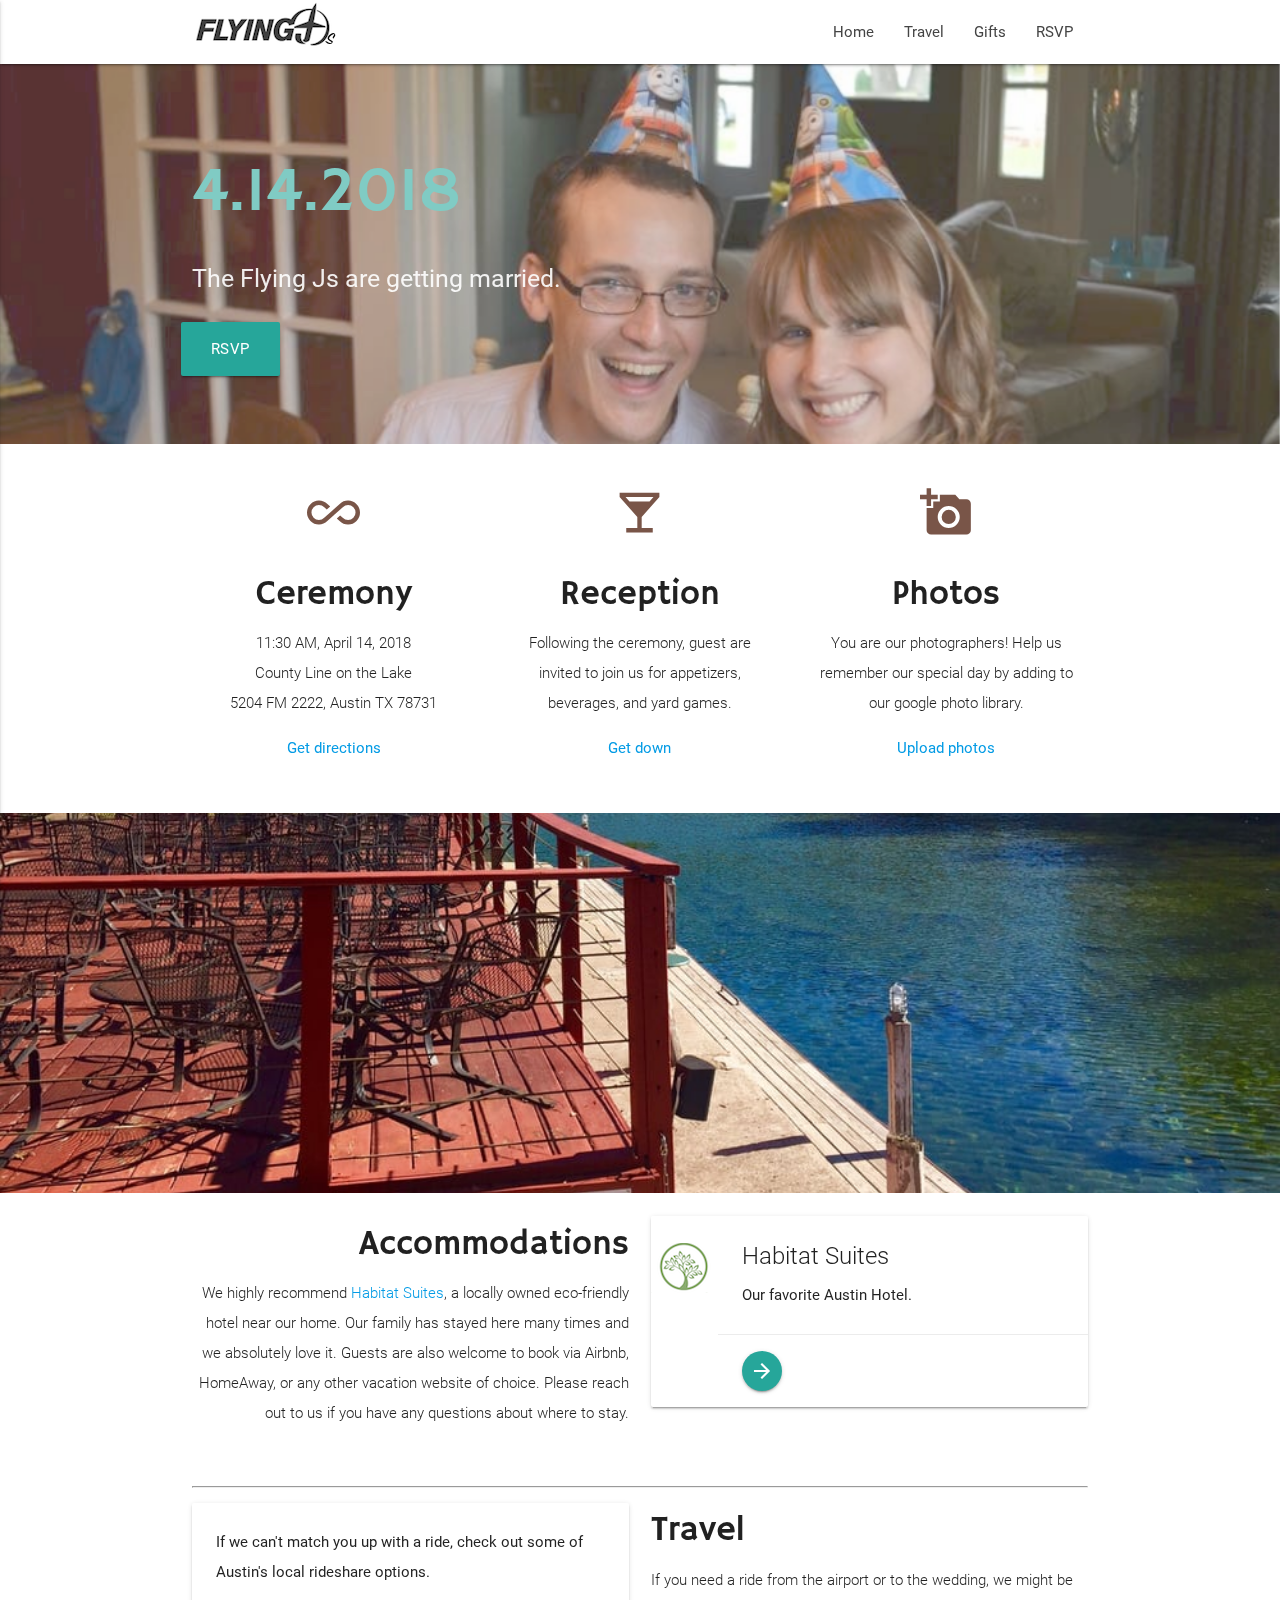
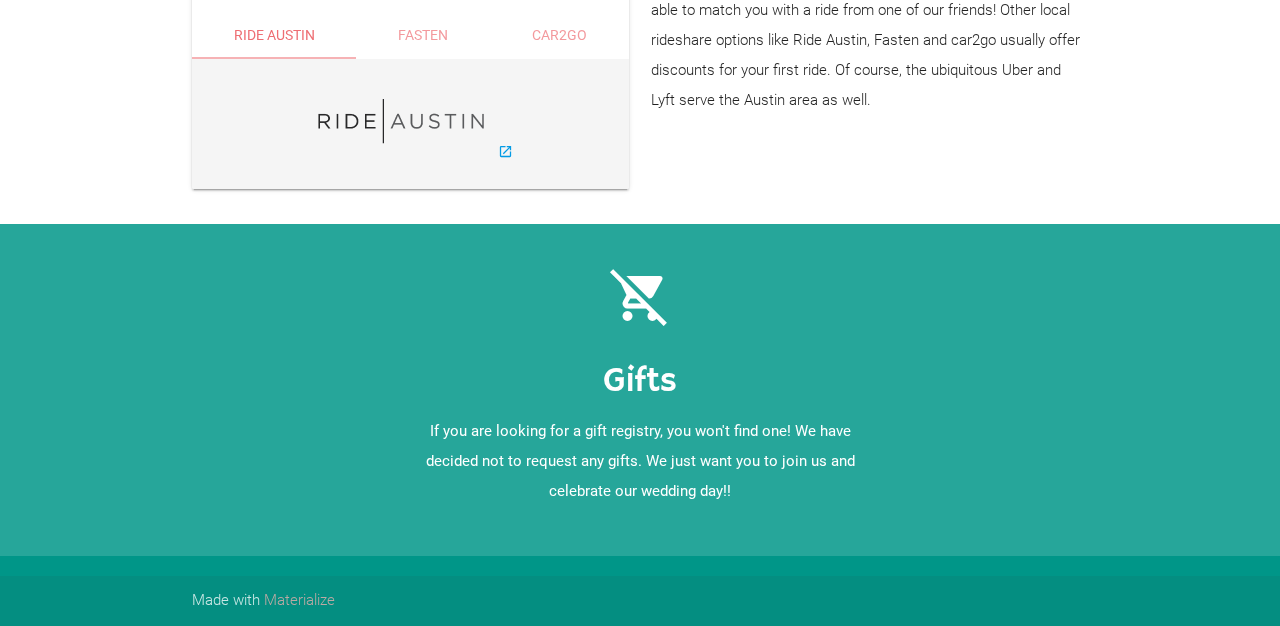
<file: index.html>
<!DOCTYPE html>
<html lang="en">
<head>
  <meta http-equiv="Content-Type" content="text/html; charset=UTF-8"/>
  <meta name="viewport" content="width=device-width, initial-scale=1"/>
  <title>Flying J Wedding</title>
  <link rel="icon" 
      type="image/png" 
      href="logo-favicon.png">

  <!-- CSS  -->
  <link href="https://fonts.googleapis.com/icon?family=Material+Icons" rel="stylesheet">
  <link href="https://fonts.googleapis.com/css?family=Hammersmith+One" rel="stylesheet"> 
  <link href="css/materialize.css" type="text/css" rel="stylesheet" media="screen,projection"/>
  <link href="css/style.css" type="text/css" rel="stylesheet" media="screen,projection"/>
</head>
<body>
  <nav class="white" role="navigation">
    <div class="nav-wrapper container">
      <a id="logo-container" href="#" class="brand-logo"><img src="flying-j-brand.png" alt="Flying J Wedding"></a>
      <ul class="right hide-on-med-and-down">
        <li><a href="index.html/#home">Home</a></li>
        <li><a href="index.html/#travel">Travel</a></li>
        <li><a href="index.html/#gifts">Gifts</a></li>
        <li><a href="rsvp.html">RSVP</a></li>
      </ul>

      <ul id="nav-mobile" class="side-nav">
        <li><a href="index.html/#home">Home</a></li>
        <li><a href="index.html/#travel">Travel</a></li>
        <li><a href="index.html/#gifts">Gifts</a></li>
        <li><a href="rsvp.html">RSVP</a></li>
      </ul>
      <a href="#" data-activates="nav-mobile" class="button-collapse"><i class="material-icons">menu</i></a>
    </div>
  </nav>

  <div id="index-banner" class="parallax-container valign-wrapper">
    <div class="section no-pad-bot">
      <div class="container" id="home">
        <br><br>
        <!-- <div class="center-align">
        <img class="responsive-img" alt="flying J logo" src="logo.jpg">
      </div> -->
        <h1 class="header left teal-text text-lighten-3">4.14.2018</h1>
        <div class="row">
          <h5 class="header left col s12 thick">The Flying Js are getting married.</h5>
        </div>
        <div class="row left">
          <a href="#" class="btn-large waves-effect waves-light teal lighten-1">RSVP</a>
        </div>
        <br><br>

      </div>
    </div>
    <div class="parallax"><img style="opacity:80%;" src="IMG_1668.jpg" alt="Jesse and Jenny"></div>
  </div>


  <div class="container">
    <div class="section">

      <!--   Icon Section   -->
      <div class="row">
        <div class="col s12 m4">
          <div class="icon-block">
            <h2 class="center brown-text"><i class="material-icons">all_inclusive</i></h2>
            <h4 class="center">Ceremony</h5>

            <p class="light center">11:30&nbsp;AM,&nbsp;April&nbsp;14,&nbsp;2018<br>
              County&nbsp;Line&nbsp;on&nbsp;the&nbsp;Lake<br>
              5204&nbsp;FM&nbsp;2222,&nbsp;Austin&nbsp;TX 78731<br>
            </p>
            <p class="center"><a href="https://www.google.com/maps/dir/''/the+county+line+on+the+lake/@30.4037601,-97.9141057,10.9z/data=!4m8!4m7!1m0!1m5!1m1!1s0x865b34ccc572d0a3:0xbbbe7f365deae059!2m2!1d-97.7856212!2d30.357107" target="_blank">Get directions</a></p>
          </div>
        </div>

        <div class="col s12 m4">
          <div class="icon-block">
            <h2 class="center brown-text"><i class="material-icons">local_bar</i></h2>
            <h4 class="center">Reception</h4>

            <p class="light center">Following the ceremony, guest are invited to join us for appetizers, beverages, and yard games.</p>
            <p class="center"><a href="https://giphy.com/gifs/26BoDOvKcWdmfjIXK/html5" target="_blank">Get down</a></p>
          </div>
        </div>

        <div class="col s12 m4">
          <div class="icon-block">
            <h2 class="center brown-text"><i class="material-icons">add_a_photo</i></h2>
            <h4 class="center">Photos</h4>

            <p class="light center">You are our photographers! Help us remember our special day by adding to our google photo library.</p>
            <p class="center"><a href="#" target="_blank">Upload photos</a></p>
          </div>
        </div>
      </div>

    </div>
  </div>


  <div class="parallax-container valign-wrapper">
    <div class="section no-pad-bot">
      <div class="container">
        <!-- <div class="row center">
          <h5 class="header col s12 light">BBQ and Margaritas, baby! Get Ready!</h5>
        </div> -->
      </div>
    </div>
    <div class="parallax"><img src="view.jpg" alt="the county line"></div>
  </div>

  <div class="container">
    <div class="section" id="travel">

      <div class="row">
        <div class="col s12 m6 right-align">
          <h4>Accommodations</h4>
          <p class="light">We highly recommend <a href="https://www.habitatsuites.com">Habitat Suites</a>, a locally owned eco-friendly hotel near our home. Our family has stayed here many times and we absolutely love it. Guests are also welcome to book via Airbnb, HomeAway, or any other vacation website of choice. Please reach out to us if you have any questions about where to stay.</p>
        </div>
        <div class="col s12 m6">
    <div class="card horizontal">
      <div class="card-image">
        <img src="habitat-suites-logo.png" alt="habitat suites">
      </div>
      <div class="card-stacked">
        <div class="card-content">
          <span class="card-title">Habitat Suites</span>
          <p>Our favorite Austin Hotel.</p>
        </div>
        <div class="card-action">
          <a href="https://www.habitatsuites.com" class="btn-floating" target="_blank"><i class="material-icons">arrow_forward</i></a>
        </div>
      </div>
    </div>
  </div>
        
        </div>
      </div>
      <hr>
<div class="row">

  <div class="col s12 m6 push-m6">
          <h4>Travel</h4>
          <p class="left-align light">If you need a ride from the airport or to the wedding, we might be able to match you with a ride from one of our friends! Other local rideshare options like Ride&nbsp;Austin, Fasten and car2go usually offer discounts for your first ride. Of course, the ubiquitous Uber and Lyft serve the Austin area as well.</p>
        </div>
        
  <div class="col s12 m6 pull-m6">
    
  <div class="card">
    <div class="card-content">
      <p>If we can't match you up with a ride, check out some of Austin's local rideshare options.</p>
    </div>
    <div class="card-tabs">
      <ul class="tabs tabs-fixed-width">
        <li class="tab"><a class="active" href="#ride-austin">Ride Austin</a></li>
        <li class="tab"><a href="#fasten">Fasten</a></li>
        <li class="tab"><a href="#car2go">car2go</a></li>
      </ul>
    </div>
    <div class="card-content grey lighten-4">
      <div id="ride-austin" class="center-align"><a href="http://www.rideaustin.com/" target="_blank"><img class="responsive-img" src="ride-austin.png" alt="download the ride austin app"><i class="material-icons tiny">open_in_new</i></a></div>
      <div id="fasten" class="center-align"><a href="https://fasten.com/us" target="_blank"><img src="fasten2.png" class="responsive-img" alt="download the fasten app"><i class="material-icons tiny">open_in_new</i></a></div>
      <div id="car2go" class="center-align"><a href="https://www.car2go.com/US/en/austin/airport/" target="_blank"><img src="car2go-logo.png" class="responsive-img" alt="join car2go"><i class="material-icons tiny">open_in_new</i></a></div>
    </div>
  </div>
  </div>
            

    </div>
</div>
</div>

  <section class="section teal lighten-1" id="gifts">
    <div class="container">
    <div class="row">
      <div class="col s12 m6 offset-m3 center white-text">
        <h2><i class="material-icons medium">remove_shopping_cart</i></h2>
        <h4>Gifts</h4>
        <p>If you are looking for a gift registry, you won't find one! We have decided not to request any gifts. We just want you to join us and celebrate our wedding day!!</p>
      </div>
    </div>
    </div>
  </section>

  <footer class="page-footer teal">
    <div class="container">
      
    </div>
    <div class="footer-copyright">
      <div class="container">
      Made with <a class="brown-text text-lighten-3" href="http://materializecss.com" target="_blank">Materialize</a>
      </div>
    </div>
  </footer>


  <!--  Scripts-->
  <script src="https://code.jquery.com/jquery-2.1.1.min.js"></script>
  <script src="js/materialize.js"></script>
  <script src="js/init.js"></script>

  </body>
</html>
</file>
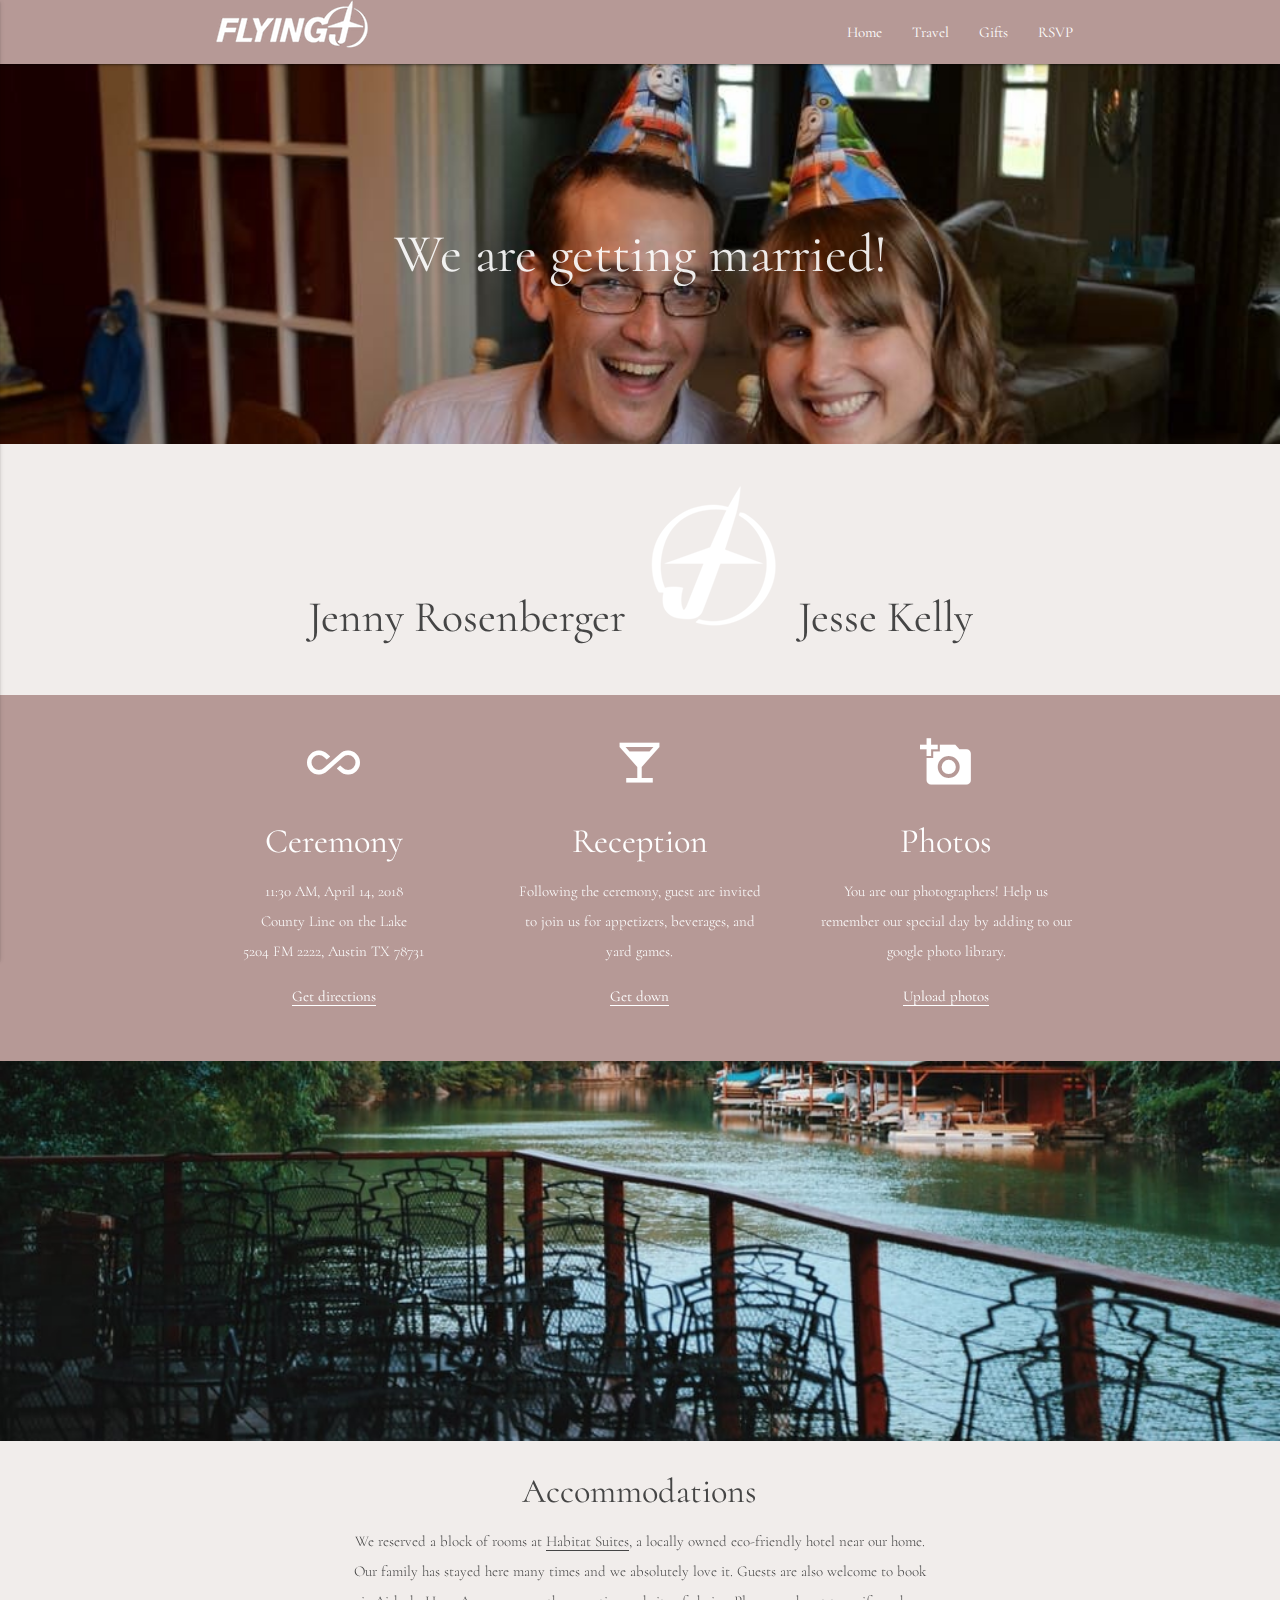
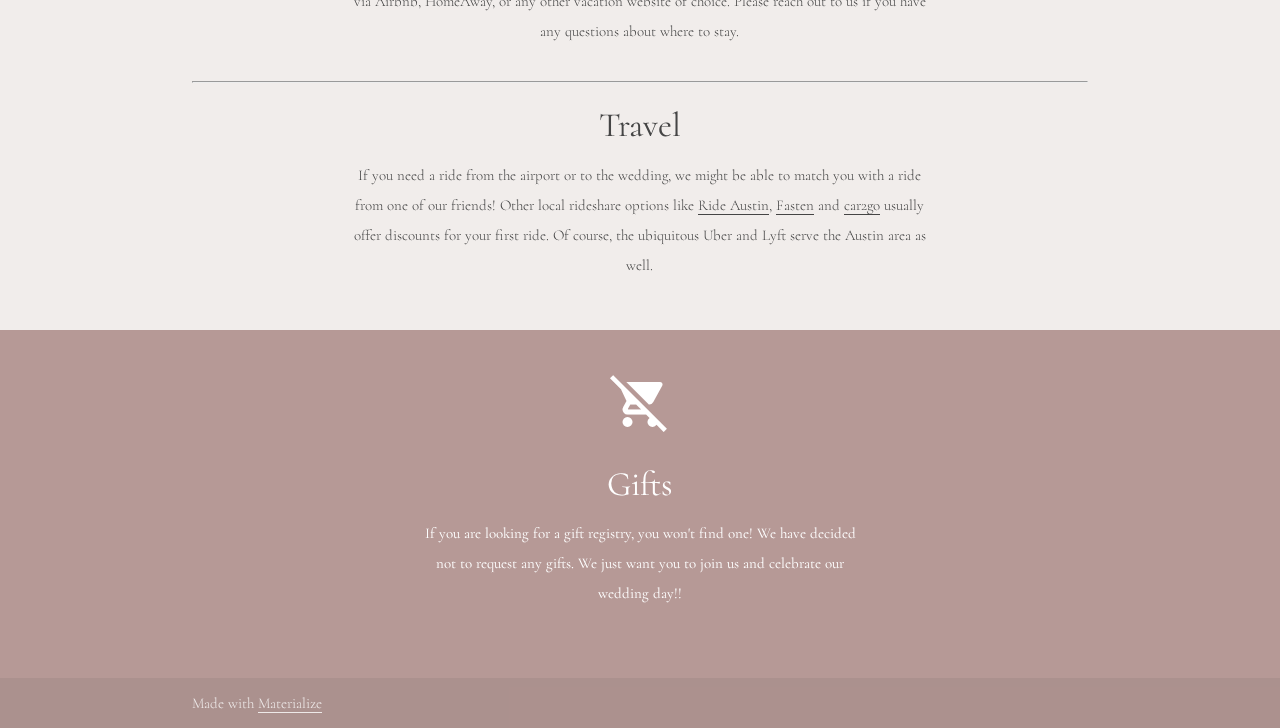
<file: parallax-template/index.html>
<!DOCTYPE html>
<html lang="en">
<head>
  <meta http-equiv="Content-Type" content="text/html; charset=UTF-8"/>
  <meta name="viewport" content="width=device-width, initial-scale=1"/>
  <title>Flying J Wedding</title>
  <link rel="icon" 
      type="image/png" 
      href="logo-favicon.png">

  <!-- CSS  -->
  <link href="https://fonts.googleapis.com/icon?family=Material+Icons" rel="stylesheet">
  
<link href="https://fonts.googleapis.com/css?family=Cormorant" rel="stylesheet">

  <link href="css/materialize.css" type="text/css" rel="stylesheet" media="screen,projection"/>
  <link href="css/style.css" type="text/css" rel="stylesheet" media="screen,projection"/>
</head>
<body>
  <nav class="taupe" role="navigation">
    <div class="nav-wrapper  taupe container">
      <a id="logo-container" href="#" class="brand-logo"><img src="Flying-J-Stand-Alone_Logo.png" alt="Flying J Wedding"></a>
      <ul class="right hide-on-med-and-down">
        <li><a href="index.html#home">Home</a></li>
        <li><a href="index.html#travel">Travel</a></li>
        <li><a href="index.html#gifts">Gifts</a></li>
        <li><a href="rsvp.html">RSVP</a></li>
      </ul>

      <ul id="nav-mobile" class="taupe side-nav">
        <li><a href="index.html#home">Home</a></li>
        <li><a href="index.html#travel">Travel</a></li>
        <li><a href="index.html#gifts">Gifts</a></li>
        <li><a href="rsvp.html">RSVP</a></li>
      </ul>
      <a href="#" data-activates="nav-mobile" class="button-collapse"><i class="material-icons white-text">menu</i></a>
    </div>
  </nav>

  <div id="index-banner" class="parallax-container valign-wrapper">
    <div class="section no-pad-bot">
      <div class="container" id="home">
        <br><br>
        <!-- <div class="center-align">
        <img class="responsive-img" alt="flying J logo" src="logo.jpg">
      </div> -->
        <div class="row center">
          <h2 class="header left col s12 thick">We are getting married!</h2>
        </div>
        <!-- <div class="row left">
          <a href="#" class="btn-large waves-effect waves-light teal lighten-1">RSVP</a>
        </div> -->
        <br><br>

      </div>
    </div>
    <div class="parallax"><img src="IMG_1668.jpg" alt="Jesse and Jenny"></div>
  </div>

  <div class="light-tan"> <!-- Begin name section -->
    <div class="section container">
<div class="row center">
    <h3>Jenny&nbsp;Rosenberger <img class="responsive-image" src="FlyingJ&.png"> Jesse&nbsp;Kelly</h3>
  </div>
  </div>
</div>
    </div>
  </div> <!-- End Name section -->


  <div class="taupe">
    <div class="section container">

      <!--   Icon Section   -->
      <div class="row">
        <div class="col s12 m8 push-m2 l4">
          <div class="icon-block">
            <h2 class="center"><i class="material-icons">all_inclusive</i></h2>
            <h4 class="center">Ceremony</h5>

            <p class="light center">11:30&nbsp;AM, April&nbsp;14,&nbsp;2018<br>
              County&nbsp;Line on&nbsp;the&nbsp;Lake<br>
              5204&nbsp;FM&nbsp;2222, Austin&nbsp;TX 78731<br>
            </p>
            <p class="center"><a href="https://www.google.com/maps/dir/''/the+county+line+on+the+lake/@30.4037601,-97.9141057,10.9z/data=!4m8!4m7!1m0!1m5!1m1!1s0x865b34ccc572d0a3:0xbbbe7f365deae059!2m2!1d-97.7856212!2d30.357107" target="_blank">Get directions</a></p>
          </div>
        </div>

        <div class="col s12 m8 push-m2 l4">
          <div class="icon-block">
            <h2 class="center"><i class="material-icons">local_bar</i></h2>
            <h4 class="center">Reception</h4>

            <p class="light center">Following the ceremony, guest are invited to join us for appetizers, beverages, and yard games.</p>
            <p class="center"><a href="https://giphy.com/gifs/26BoDOvKcWdmfjIXK/html5" target="_blank">Get down</a></p>
          </div>
        </div>

        <div class="col s12 m8 push-m2 l4">
          <div class="icon-block">
            <h2 class="center"><i class="material-icons">add_a_photo</i></h2>
            <h4 class="center">Photos</h4>

            <p class="light center">You are our photographers! Help us remember our special day by adding to our google photo library.</p>
            <p class="center"><a href="#" target="_blank">Upload photos</a></p>
          </div>
        </div>
      </div>

    </div>
  </div>


  <div class="parallax-container valign-wrapper">
    <div class="section no-pad-bot">
      <div class="container">
        <!-- <div class="row center">
          <h5 class="header col s12 light">BBQ and Margaritas, baby! Get Ready!</h5>
        </div> -->
      </div>
    </div>
    <div class="parallax"><img src="deck.jpg" alt="the county line"></div>
  </div>

  <div class="light-tan">
    <div class="section container" id="travel">

      <div class="row">
        <div class="col s12 m8 push-m2 center">
          <h4>Accommodations</h4>
          <p class="light">We reserved a block of rooms at <a href="https://www.habitatsuites.com">Habitat Suites</a>, a locally owned eco-friendly hotel near our home. Our family has stayed here many times and we absolutely love it. Guests are also welcome to book via Airbnb, HomeAway, or any other vacation website of choice. Please reach out to us if you have any questions about where to stay.</p>
        </div>
        <!-- <div class="col s12 m6">
    <div class="card horizontal">
      <div class="card-image">
        <img src="habitat-suites-logo.png" alt="habitat suites">
      </div>
      <div class="card-stacked">
        <div class="card-content">
          <span class="card-title">Habitat Suites</span>
          <p>Our favorite Austin Hotel.</p>
        </div>
        <div class="card-action">
          <a href="https://www.habitatsuites.com" class="btn-floating" target="_blank"><i class="material-icons">arrow_forward</i></a>
        </div>
      </div>
    </div>
  </div>
        
        </div> -->
      </div>
      <hr>
<div class="row center">

  <div class="col s12 m8 push-m2">
          <h4>Travel</h4>
          <p class="light">If you need a ride from the airport or to the wedding, we might be able to match you with a ride from one of our friends! Other local rideshare options like <a href="http://www.rideaustin.com/" target="_blank">Ride&nbsp;Austin</a>, <a href="https://fasten.com/us">Fasten</a> and <a href="https://www.car2go.com/US/en/austin/airport/" target="_blank">car2go</a> usually offer discounts for your first ride. Of course, the ubiquitous Uber and Lyft serve the Austin area as well.</p>
        </div>
        
  <!-- <div class="col s12 m6 pull-m6">
    
  <div class="card">
    <div class="card-content">
      <p>If we can't match you up with a ride, check out some of Austin's local rideshare options.</p>
    </div>
    <div class="card-tabs">
      <ul class="tabs tabs-fixed-width">
        <li class="tab"><a class="active" href="#ride-austin">Ride Austin</a></li>
        <li class="tab"><a href="#fasten">Fasten</a></li>
        <li class="tab"><a href="#car2go">car2go</a></li>
      </ul>
    </div>
    <div class="card-content grey lighten-4">
      <div id="ride-austin" class="center-align"><a href="http://www.rideaustin.com/" target="_blank"><img class="responsive-img" src="ride-austin.png" alt="download the ride austin app"><i class="material-icons tiny">open_in_new</i></a></div>
      <div id="fasten" class="center-align"><a href="https://fasten.com/us" target="_blank"><img src="fasten2.png" class="responsive-img" alt="download the fasten app"><i class="material-icons tiny">open_in_new</i></a></div>
      <div id="car2go" class="center-align"><a href="https://www.car2go.com/US/en/austin/airport/" target="_blank"><img src="car2go-logo.png" class="responsive-img" alt="join car2go"><i class="material-icons tiny">open_in_new</i></a></div>
    </div>
  </div> -->
  </div>
            

    </div>
</div>
</div>

  <section class="section taupe" id="gifts">
    <div class="container">
    <div class="row center">
      <div class="col s12 m6 offset-m3 center white-text">
        <h2><i class="material-icons medium">remove_shopping_cart</i></h2>
        <h4>Gifts</h4>
        <p>If you are looking for a gift registry, you won't find one! We have decided not to request any gifts. We just want you to join us and celebrate our wedding day!!</p>
      </div>
    </div>
    </div>
  </section>

  <footer class="page-footer taupe">
    
    <div class="footer-copyright">
      <div class="container">
      Made with <a href="http://materializecss.com" target="_blank">Materialize</a>
      </div>
    </div>
  </footer>


  <!--  Scripts-->
  <script src="https://code.jquery.com/jquery-2.1.1.min.js"></script>
  <script src="js/materialize.js"></script>
  <script src="js/init.js"></script>

  </body>
</html>
</file>
<file: css/style.css>
/* Custom Stylesheet */
/**
 * Use this file to override Materialize files so you can update
 * the core Materialize files in the future
 *
 * Made By MaterializeCSS.com
 */

nav ul a,
nav .brand-logo {
  color: #444;
}
h1, h2, h3, h4 {
  font-family: 'Hammersmith One', sans-serif;
}
p {
  line-height: 2rem;
}

.button-collapse {
  color: #26a69a;
}

.parallax-container {
  min-height: 380px;
  line-height: 0;
  height: auto;
  color: rgba(255,255,255,.9);


}
  .parallax-container .section {
    width: 100%;
  }


@media only screen and (max-width : 992px) {
  .parallax-container .section {
    position: absolute;
    top: 40%;
  }
  #index-banner .section {
    top: 10%;
  }
}

@media only screen and (max-width : 600px) {
  #index-banner .section {
    top: 0;
  }
}

.icon-block {
  padding: 0 15px;
}
.icon-block .material-icons {
  font-size: inherit;
}

footer.page-footer {
  margin: 0;
}
</file>
<file: parallax-template/css/style.css>
/* Custom Stylesheet */
/**
 * Use this file to override Materialize files so you can update
 * the core Materialize files in the future
 *
 * Made By MaterializeCSS.com
 */

nav ul a,
nav .brand-logo, .side-nav li > a {
  color: #FFFFFF;
}
body {
    font-family: 'Cormorant', serif;
}
.section a, footer a {
  border-bottom: solid thin;
  color: inherit;
}
.light-tan .section a:hover, footer a:hover {
  background-color: white;
}
.taupe .section a:hover, footer a:hover {
  border: white thin;
}
p {
  line-height: 2rem;
}
.taupe {
  background-color: #B69996;
  color: #FFFFFF;
} 
.light-tan {
  background-color: #F1EDEB;
  color: #454545;
}
.button-collapse {
  color: #26a69a;
}

.parallax-container {
  min-height: 380px;
  line-height: 0;
  height: auto;
  color: rgba(255,255,255,.9);


}
  .parallax-container .section {
    width: 100%;
  }


@media only screen and (max-width : 992px) {
  .parallax-container .section {
    position: absolute;
    top: 40%;
  }
  #index-banner .section {
    top: 10%;
  }
}

@media only screen and (max-width : 600px) {
  #index-banner .section {
    top: 0;
  }
}

.icon-block {
  padding: 0 15px;
}
.icon-block .material-icons {
  font-size: inherit;
}

footer.page-footer {
  margin: 0;
}
</file>
